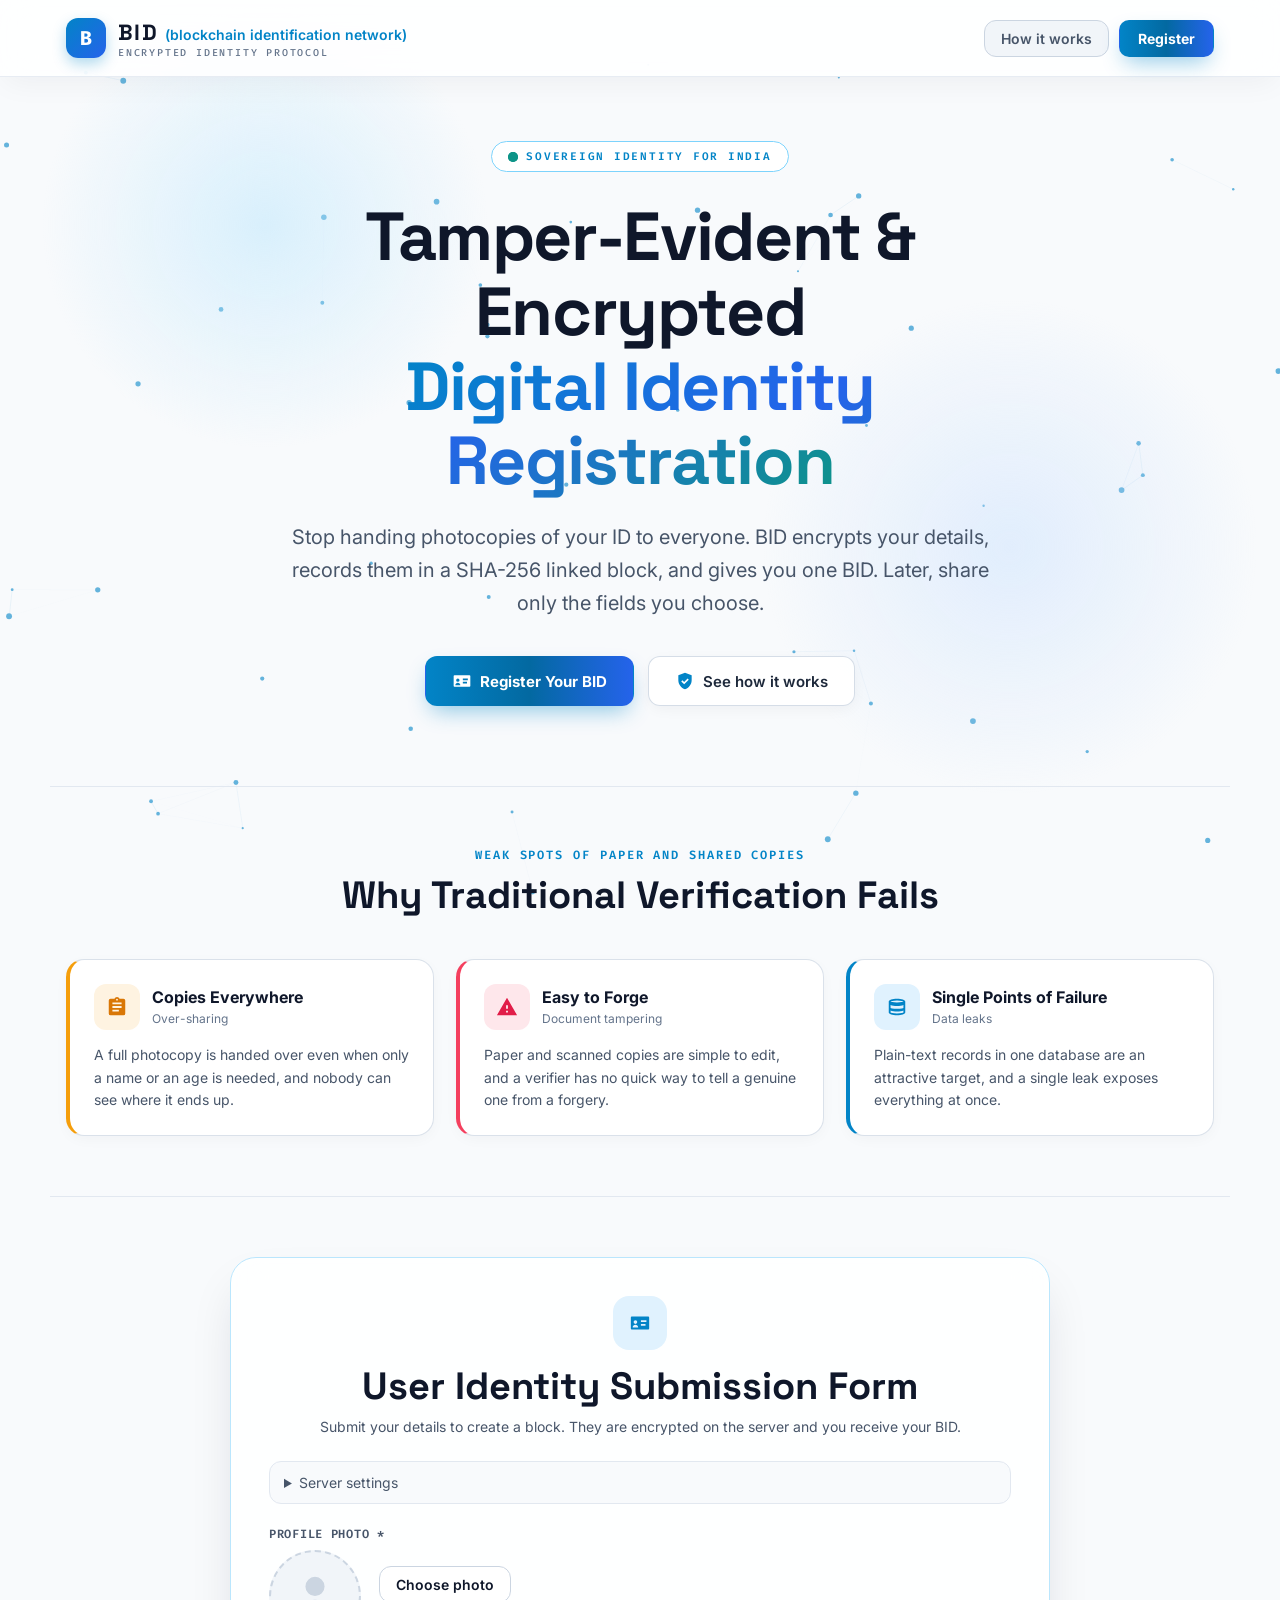
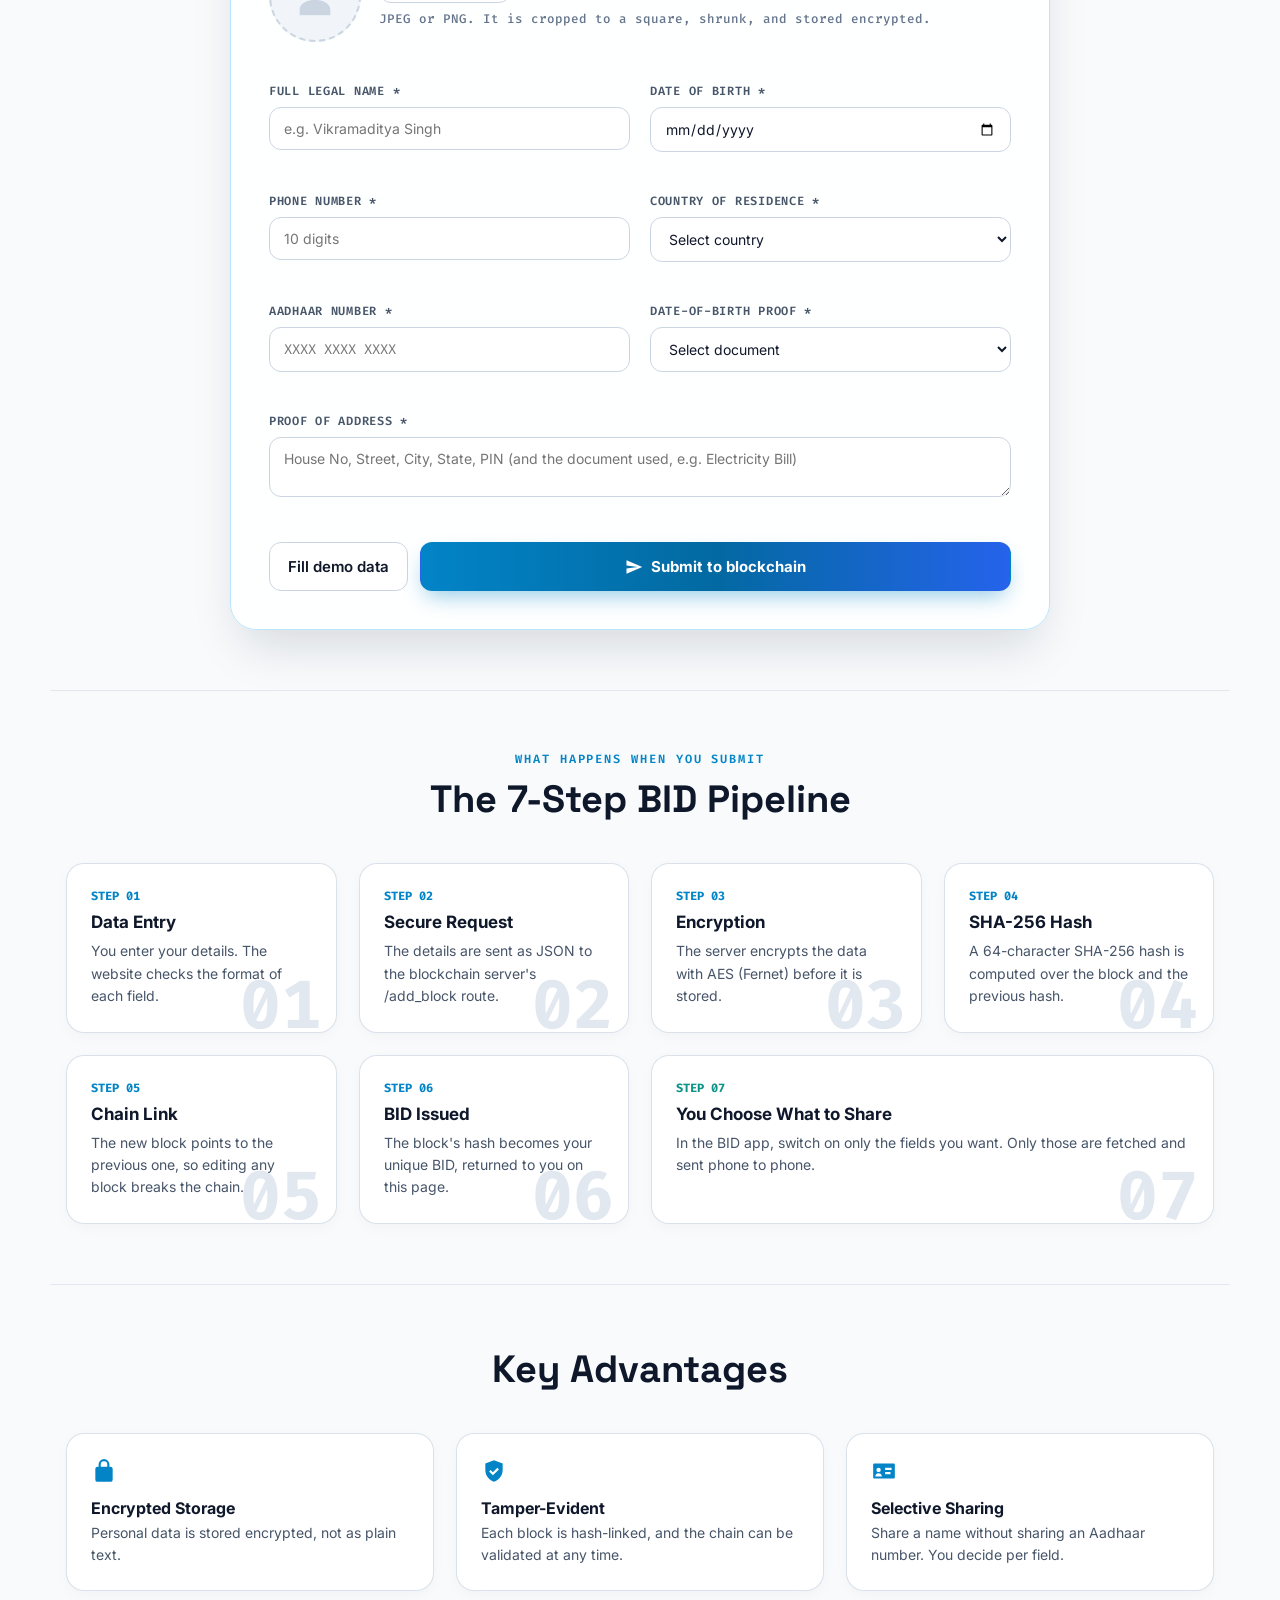
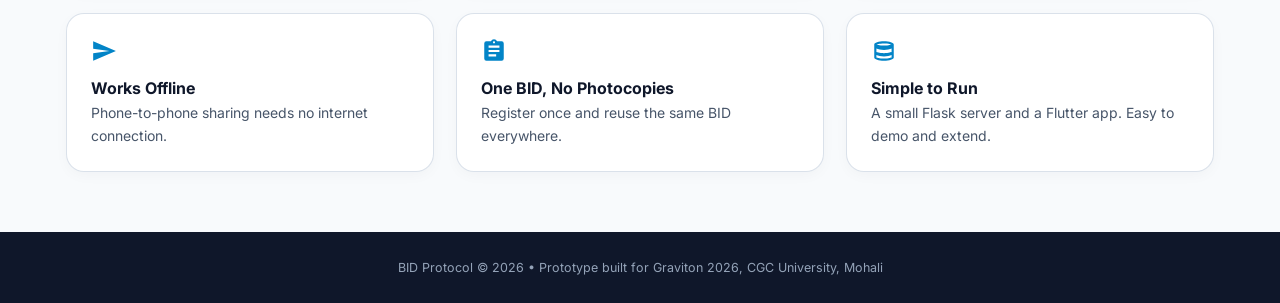
<file: docs/index.html>
<!DOCTYPE html>
<html lang="en">
<head>
  <meta charset="UTF-8">
  <meta name="viewport" content="width=device-width, initial-scale=1">
  <title>BID - Blockchain Identification Network</title>
  <!-- Optional web fonts: the page falls back to system fonts when offline -->
  <link rel="preconnect" href="https://fonts.googleapis.com">
  <link rel="preconnect" href="https://fonts.gstatic.com" crossorigin>
  <link href="https://fonts.googleapis.com/css2?family=Fira+Code:wght@400;500;600&family=Inter:wght@400;500;600;700;800&family=Space+Grotesk:wght@500;600;700&display=swap" rel="stylesheet">
  <link rel="stylesheet" href="style.css">
</head>
<body>
  <!-- Inline icon set (no external icon library needed) -->
  <svg width="0" height="0" style="position:absolute" aria-hidden="true">
    <symbol id="i-id" viewBox="0 0 24 24"><path d="M3 5h18a1 1 0 0 1 1 1v12a1 1 0 0 1-1 1H3a1 1 0 0 1-1-1V6a1 1 0 0 1 1-1Zm4 4a2 2 0 1 0 0 4 2 2 0 0 0 0-4Zm-3 8h6c0-2-1.5-3-3-3s-3 1-3 3Zm9-8v2h6V9h-6Zm0 4v2h5v-2h-5Z" fill="currentColor"/></symbol>
    <symbol id="i-shield" viewBox="0 0 24 24"><path d="M12 2 4 5v6c0 5 3.4 9.3 8 11 4.6-1.7 8-6 8-11V5l-8-3Zm-1 14-3.5-3.5 1.4-1.4L11 13.2l4.1-4.1 1.4 1.4L11 16Z" fill="currentColor"/></symbol>
    <symbol id="i-send" viewBox="0 0 24 24"><path d="M2 21 23 12 2 3v7l15 2-15 2v7Z" fill="currentColor"/></symbol>
    <symbol id="i-copy" viewBox="0 0 24 24"><path d="M16 1H4a2 2 0 0 0-2 2v14h2V3h12V1Zm3 4H8a2 2 0 0 0-2 2v14a2 2 0 0 0 2 2h11a2 2 0 0 0 2-2V7a2 2 0 0 0-2-2Zm0 16H8V7h11v14Z" fill="currentColor"/></symbol>
    <symbol id="i-lock" viewBox="0 0 24 24"><path d="M18 8h-1V6a5 5 0 0 0-10 0v2H6a2 2 0 0 0-2 2v10a2 2 0 0 0 2 2h12a2 2 0 0 0 2-2V10a2 2 0 0 0-2-2ZM9 6a3 3 0 0 1 6 0v2H9V6Z" fill="currentColor"/></symbol>
    <symbol id="i-warn" viewBox="0 0 24 24"><path d="M1 21h22L12 2 1 21Zm12-3h-2v-2h2v2Zm0-4h-2v-4h2v4Z" fill="currentColor"/></symbol>
    <symbol id="i-db" viewBox="0 0 24 24"><path d="M12 3C7 3 3 4.3 3 6v12c0 1.7 4 3 9 3s9-1.3 9-3V6c0-1.7-4-3-9-3Zm0 2c4.4 0 7 1 7 1s-2.6 1-7 1-7-1-7-1 2.6-1 7-1Zm0 14c-4.4 0-7-1-7-1v-2.3c1.6.8 4.2 1.3 7 1.3s5.4-.5 7-1.3V18s-2.6 1-7 1Zm0-5c-4.4 0-7-1-7-1V9.7c1.6.8 4.2 1.3 7 1.3s5.4-.5 7-1.3V13s-2.6 1-7 1Z" fill="currentColor"/></symbol>
    <symbol id="i-copyline" viewBox="0 0 24 24"><path d="M19 3h-4.2a3 3 0 0 0-5.6 0H5a2 2 0 0 0-2 2v14a2 2 0 0 0 2 2h14a2 2 0 0 0 2-2V5a2 2 0 0 0-2-2Zm-7 0a1 1 0 1 1 0 2 1 1 0 0 1 0-2Zm2 14H7v-2h7v2Zm3-4H7v-2h10v2Zm0-4H7V7h10v2Z" fill="currentColor"/></symbol>
  </svg>

  <!-- Animated blockchain network background -->
  <canvas id="net" aria-hidden="true"></canvas>
  <div class="glow glow-cyan" aria-hidden="true"></div>
  <div class="glow glow-blue" aria-hidden="true"></div>

  <div class="page">
    <!-- Navigation -->
    <header class="nav glass">
      <div class="nav-inner">
        <a class="brand" href="#top" aria-label="BID home">
          <span class="logo">B</span>
          <span class="brand-text">
            <span class="brand-name">BID <small>(blockchain identification network)</small></span>
            <span class="brand-sub">Encrypted Identity Protocol</span>
          </span>
        </a>
        <nav class="nav-links">
          <a class="btn-nav" href="#how">How it works</a>
          <a class="btn-grad btn-sm" href="#register">Register</a>
        </nav>
      </div>
    </header>

    <main id="top">
      <!-- Hero -->
      <section class="hero">
        <div class="pill">
          <span class="dot"></span>
          <span>Sovereign Identity for India</span>
        </div>
        <h1>Tamper-Evident &amp; Encrypted<br><span class="grad-text">Digital Identity Registration</span></h1>
        <p class="lead">
          Stop handing photocopies of your ID to everyone. BID encrypts your details, records them in a
          SHA-256 linked block, and gives you one BID. Later, share only the fields you choose.
        </p>
        <div class="hero-actions">
          <a class="btn-grad" href="#register">
            <svg class="ic"><use href="#i-id"/></svg><span>Register Your BID</span>
          </a>
          <a class="btn-glass" href="#how">
            <svg class="ic ic-blue"><use href="#i-shield"/></svg><span>See how it works</span>
          </a>
        </div>
      </section>

      <!-- Problem -->
      <section class="section" id="why">
        <div class="section-head">
          <p class="eyebrow">Weak spots of paper and shared copies</p>
          <h2>Why Traditional Verification Fails</h2>
        </div>
        <div class="grid-3">
          <article class="card accent-amber">
            <div class="card-top">
              <span class="icon-box amber"><svg class="ic"><use href="#i-copyline"/></svg></span>
              <div><h3>Copies Everywhere</h3><span class="muted-xs">Over-sharing</span></div>
            </div>
            <p>A full photocopy is handed over even when only a name or an age is needed, and nobody can see where it ends up.</p>
          </article>
          <article class="card accent-rose">
            <div class="card-top">
              <span class="icon-box rose"><svg class="ic"><use href="#i-warn"/></svg></span>
              <div><h3>Easy to Forge</h3><span class="muted-xs">Document tampering</span></div>
            </div>
            <p>Paper and scanned copies are simple to edit, and a verifier has no quick way to tell a genuine one from a forgery.</p>
          </article>
          <article class="card accent-sky">
            <div class="card-top">
              <span class="icon-box sky"><svg class="ic"><use href="#i-db"/></svg></span>
              <div><h3>Single Points of Failure</h3><span class="muted-xs">Data leaks</span></div>
            </div>
            <p>Plain-text records in one database are an attractive target, and a single leak exposes everything at once.</p>
          </article>
        </div>
      </section>

      <!-- Registration form -->
      <section class="section" id="register">
        <div class="panel glass">
          <div class="section-head tight">
            <span class="icon-box sky big"><svg class="ic"><use href="#i-id"/></svg></span>
            <h2>User Identity Submission Form</h2>
            <p class="muted">Submit your details to create a block. They are encrypted on the server and you receive your BID.</p>
          </div>

          <details class="settings">
            <summary>Server settings</summary>
            <label for="serverUrl">Blockchain server URL</label>
            <input id="serverUrl" type="url" value="http://10.110.1.142:5000" autocomplete="off">
            <div class="settings-row">
              <button type="button" id="testBtn" class="btn-ghost">Test connection</button>
              <span id="testResult" class="hint" role="status"></span>
            </div>
          </details>

          <form id="bidForm" novalidate>
            <div class="field photo-field">
              <label for="profile_photo">Profile photo *</label>
              <div class="photo-row">
                <div class="avatar" id="avatar" aria-live="polite">
                  <svg class="ic avatar-ic" viewBox="0 0 24 24" aria-hidden="true"><path d="M12 12a5 5 0 1 0 0-10 5 5 0 0 0 0 10Zm0 2c-4 0-8 2-8 5v3h16v-3c0-3-4-5-8-5Z" fill="currentColor"/></svg>
                  <img id="avatarImg" alt="Selected profile photo" hidden>
                </div>
                <div class="photo-actions">
                  <input id="profile_photo" name="profile_photo" type="file" accept="image/*" hidden>
                  <div class="photo-buttons">
                    <button type="button" id="photoBtn" class="btn-ghost">Choose photo</button>
                    <button type="button" id="photoClear" class="btn-ghost" hidden>Remove</button>
                  </div>
                  <small id="photoInfo" class="hint">JPEG or PNG. It is cropped to a square, shrunk, and stored encrypted.</small>
                </div>
              </div>
              <small class="err" data-for="profile_photo"></small>
            </div>

            <div class="row-2">
              <div class="field">
                <label for="full_legal_name">Full legal name *</label>
                <input id="full_legal_name" name="full_legal_name" type="text" autocomplete="name" placeholder="e.g. Vikramaditya Singh" required>
                <small class="err" data-for="full_legal_name"></small>
              </div>
              <div class="field">
                <label for="date_of_birth">Date of birth *</label>
                <input id="date_of_birth" name="date_of_birth" type="date" required>
                <small class="err" data-for="date_of_birth"></small>
              </div>
            </div>

            <div class="row-2">
              <div class="field">
                <label for="phone_number">Phone number *</label>
                <input id="phone_number" name="phone_number" type="tel" inputmode="numeric" maxlength="10" placeholder="10 digits" required>
                <small class="err" data-for="phone_number"></small>
              </div>
              <div class="field">
                <label for="country_of_residence">Country of residence *</label>
                <select id="country_of_residence" name="country_of_residence" required>
                  <option value="">Select country</option>
                  <option>India</option>
                  <option>United States</option>
                  <option>United Kingdom</option>
                  <option>Canada</option>
                  <option>Australia</option>
                  <option>United Arab Emirates</option>
                  <option>Singapore</option>
                  <option>Other</option>
                </select>
                <small class="err" data-for="country_of_residence"></small>
              </div>
            </div>

            <div class="row-2">
              <div class="field">
                <label for="aadhaar">Aadhaar number *</label>
                <input id="aadhaar" name="aadhaar" type="text" inputmode="numeric" maxlength="14" placeholder="XXXX XXXX XXXX" class="mono" required>
                <small class="err" data-for="aadhaar"></small>
              </div>
              <div class="field">
                <label for="dob_proof">Date-of-birth proof *</label>
                <select id="dob_proof" name="dob_proof" required>
                  <option value="">Select document</option>
                  <option>10th Marksheet - CBSE</option>
                  <option>Passport</option>
                  <option>Birth Certificate</option>
                  <option>Driving Licence</option>
                </select>
                <small class="err" data-for="dob_proof"></small>
              </div>
            </div>

            <div class="field">
              <label for="proof_of_address">Proof of address *</label>
              <textarea id="proof_of_address" name="proof_of_address" rows="2" placeholder="House No, Street, City, State, PIN (and the document used, e.g. Electricity Bill)" required></textarea>
              <small class="err" data-for="proof_of_address"></small>
            </div>

            <div id="banner" class="banner" role="alert" hidden></div>

            <div class="form-actions">
              <button type="button" id="demoBtn" class="btn-ghost">Fill demo data</button>
              <button type="submit" id="submitBtn" class="btn-grad btn-block">
                <span class="spinner" hidden></span>
                <svg class="ic icon-send"><use href="#i-send"/></svg>
                <span class="label">Submit to blockchain</span>
              </button>
            </div>
          </form>

          <!-- Result -->
          <section id="result" class="result" hidden aria-live="polite">
            <div class="tick" aria-hidden="true">&#10003;</div>
            <h3>Block added to the blockchain</h3>
            <div class="result-photo-row" id="resultPhotoRow" hidden>
              <img id="resultPhoto" class="result-photo" alt="Your profile photo">
              <p class="photo-note" id="photoNote"></p>
            </div>
            <p class="muted">Your BID. Keep it safe, you need it in the app.</p>
            <code id="bidValue"></code>
            <div class="qr-box" id="qrBox">
              <canvas id="qrCanvas" width="240" height="240" role="img" aria-label="QR code containing your BID"></canvas>
              <p class="muted">Scan this QR code to read your BID</p>
            </div>
            <div class="meta">
              <span>Block #<b id="blockIndex"></b></span>
              <span id="blockTime"></span>
            </div>
            <div class="form-actions center">
              <button type="button" id="copyBtn" class="btn-grad">
                <svg class="ic"><use href="#i-copy"/></svg><span>Copy BID</span>
              </button>
              <button type="button" id="qrDownloadBtn" class="btn-ghost">Download QR</button>
              <button type="button" id="againBtn" class="btn-ghost">Add another</button>
            </div>
          </section>
        </div>
      </section>

      <!-- Architecture -->
      <section class="section" id="how">
        <div class="section-head">
          <p class="eyebrow">What happens when you submit</p>
          <h2>The 7-Step BID Pipeline</h2>
        </div>
        <div class="grid-4">
          <article class="card step"><span class="num">01</span><p class="step-tag">Step 01</p><h3>Data Entry</h3><p>You enter your details. The website checks the format of each field.</p></article>
          <article class="card step"><span class="num">02</span><p class="step-tag">Step 02</p><h3>Secure Request</h3><p>The details are sent as JSON to the blockchain server's /add_block route.</p></article>
          <article class="card step"><span class="num">03</span><p class="step-tag">Step 03</p><h3>Encryption</h3><p>The server encrypts the data with AES (Fernet) before it is stored.</p></article>
          <article class="card step"><span class="num">04</span><p class="step-tag">Step 04</p><h3>SHA-256 Hash</h3><p>A 64-character SHA-256 hash is computed over the block and the previous hash.</p></article>
          <article class="card step"><span class="num">05</span><p class="step-tag">Step 05</p><h3>Chain Link</h3><p>The new block points to the previous one, so editing any block breaks the chain.</p></article>
          <article class="card step"><span class="num">06</span><p class="step-tag">Step 06</p><h3>BID Issued</h3><p>The block's hash becomes your unique BID, returned to you on this page.</p></article>
          <article class="card step wide"><span class="num">07</span><p class="step-tag teal">Step 07</p><h3>You Choose What to Share</h3><p>In the BID app, switch on only the fields you want. Only those are fetched and sent phone to phone.</p></article>
        </div>
      </section>

      <!-- Advantages -->
      <section class="section">
        <div class="section-head">
          <h2>Key Advantages</h2>
        </div>
        <div class="grid-3">
          <article class="card small"><svg class="ic ic-blue"><use href="#i-lock"/></svg><h3>Encrypted Storage</h3><p>Personal data is stored encrypted, not as plain text.</p></article>
          <article class="card small"><svg class="ic ic-blue"><use href="#i-shield"/></svg><h3>Tamper-Evident</h3><p>Each block is hash-linked, and the chain can be validated at any time.</p></article>
          <article class="card small"><svg class="ic ic-blue"><use href="#i-id"/></svg><h3>Selective Sharing</h3><p>Share a name without sharing an Aadhaar number. You decide per field.</p></article>
          <article class="card small"><svg class="ic ic-blue"><use href="#i-send"/></svg><h3>Works Offline</h3><p>Phone-to-phone sharing needs no internet connection.</p></article>
          <article class="card small"><svg class="ic ic-blue"><use href="#i-copyline"/></svg><h3>One BID, No Photocopies</h3><p>Register once and reuse the same BID everywhere.</p></article>
          <article class="card small"><svg class="ic ic-blue"><use href="#i-db"/></svg><h3>Simple to Run</h3><p>A small Flask server and a Flutter app. Easy to demo and extend.</p></article>
        </div>
      </section>
    </main>

    <footer class="footer">
      <p>BID Protocol &copy; 2026 &bull; Prototype built for Graviton 2026, CGC University, Mohali</p>
    </footer>
  </div>

  <div id="toasts" class="toasts" aria-live="polite"></div>
  <script src="qr.js"></script>
  <script src="script.js"></script>
</body>
</html>
</file>
<file: docs/style.css>
:root {
  --primary: #0284c7;
  --secondary: #2563eb;
  --accent: #0d9488;
  --bg: #f8fafc;
  --dark: #0f172a;
  --slate-200: #e2e8f0;
  --slate-300: #cbd5e1;
  --slate-500: #64748b;
  --slate-600: #475569;
  --bad: #e11d48;
  --ok: #059669;
  --font-sans: "Inter", system-ui, -apple-system, "Segoe UI", Roboto, sans-serif;
  --font-head: "Space Grotesk", "Inter", system-ui, sans-serif;
  --font-mono: "Fira Code", ui-monospace, "SFMono-Regular", Consolas, monospace;
}

* { box-sizing: border-box; }
html { scroll-behavior: smooth; scroll-padding-top: 90px; }

body {
  margin: 0;
  background: var(--bg);
  color: var(--dark);
  font-family: var(--font-sans);
  -webkit-font-smoothing: antialiased;
  min-height: 100vh;
  overflow-x: hidden;
  position: relative;
}
::selection { background: var(--primary); color: #fff; }
::-webkit-scrollbar { width: 8px; }
::-webkit-scrollbar-track { background: #f1f5f9; }
::-webkit-scrollbar-thumb { background: var(--slate-300); border-radius: 4px; }
::-webkit-scrollbar-thumb:hover { background: var(--primary); }

/* ---------- Background ---------- */
#net {
  position: fixed; inset: 0; width: 100%; height: 100%;
  pointer-events: none; z-index: 0; opacity: .6;
}
.glow { position: fixed; border-radius: 50%; pointer-events: none; z-index: 0; max-width: 100vw; }
.glow-cyan {
  width: 450px; height: 450px; top: 0; left: 40px;
  background: radial-gradient(circle, rgba(186,230,253,.5) 0%, rgba(248,250,252,0) 70%);
}
.glow-blue {
  width: 500px; height: 500px; top: 33%; right: 20px;
  background: radial-gradient(circle, rgba(191,219,254,.4) 0%, rgba(248,250,252,0) 70%);
}
.page { position: relative; z-index: 1; display: flex; flex-direction: column; min-height: 100vh; }

/* ---------- Glass ---------- */
.glass {
  background: rgba(255,255,255,.85);
  -webkit-backdrop-filter: blur(16px); backdrop-filter: blur(16px);
  border: 1px solid rgba(226,232,240,.8);
  box-shadow: 0 10px 30px -5px rgba(15,23,42,.05);
}

/* ---------- Nav ---------- */
.nav { position: sticky; top: 0; z-index: 50; border-width: 0 0 1px 0; }
.nav-inner {
  max-width: 1180px; margin: 0 auto; padding: 0 16px; height: 76px;
  display: flex; align-items: center; justify-content: space-between; gap: 12px;
}
.brand { display: flex; align-items: center; gap: 12px; text-decoration: none; color: inherit; min-width: 0; }
.logo {
  width: 40px; height: 40px; flex: none; border-radius: 12px;
  display: grid; place-items: center; color: #fff;
  font: 900 20px var(--font-mono);
  background: linear-gradient(135deg, var(--primary), var(--secondary));
  box-shadow: 0 6px 14px rgba(2,132,199,.3);
}
.brand-text { display: flex; flex-direction: column; min-width: 0; }
.brand-name { font: 700 22px var(--font-head); letter-spacing: .06em; white-space: nowrap; }
.brand-name small {
  font: 600 14px var(--font-sans); letter-spacing: 0; color: var(--primary);
}
.brand-sub {
  font: 500 10px var(--font-mono); letter-spacing: .18em; text-transform: uppercase; color: var(--slate-500);
}
.nav-links { display: flex; align-items: center; gap: 10px; }

/* ---------- Buttons ---------- */
.btn-grad, .btn-glass, .btn-ghost, .btn-nav {
  font: 600 15px var(--font-sans); cursor: pointer; text-decoration: none;
  border-radius: 12px; border: 1px solid transparent;
  display: inline-flex; align-items: center; justify-content: center; gap: 8px;
  transition: transform .15s, opacity .15s, background .15s, box-shadow .15s;
}
.btn-grad {
  color: #fff; padding: 14px 26px; font-weight: 700;
  background: linear-gradient(90deg, var(--primary), #0369a1 50%, var(--secondary));
  box-shadow: 0 10px 22px -6px rgba(2,132,199,.45);
}
.btn-grad:hover:not(:disabled) { opacity: .94; transform: translateY(-1px); }
.btn-grad:active { transform: scale(.98); }
.btn-grad:disabled { opacity: .6; cursor: not-allowed; }
.btn-sm { padding: 9px 18px; font-size: 14px; border-radius: 10px; }
.btn-block { flex: 1; }
.btn-glass {
  color: #1e293b; padding: 14px 26px;
  background: rgba(255,255,255,.92); border-color: rgba(203,213,225,.8);
  box-shadow: 0 4px 15px -2px rgba(15,23,42,.05);
}
.btn-glass:hover { background: #f1f5f9; }
.btn-ghost {
  color: var(--dark); padding: 12px 18px; background: #fff; border-color: var(--slate-300);
}
.btn-ghost:hover { background: #f1f5f9; }
.btn-nav {
  color: var(--slate-600); padding: 9px 16px; font-size: 14px;
  background: #f1f5f9; border-color: var(--slate-300);
}
.btn-nav:hover { background: var(--slate-200); color: var(--dark); }

.ic { width: 20px; height: 20px; flex: none; fill: currentColor; }
.ic-blue { color: var(--primary); }
.icon-send { width: 18px; height: 18px; }

/* ---------- Hero ---------- */
.hero { max-width: 880px; margin: 0 auto; padding: 64px 16px 80px; text-align: center; }
.pill {
  display: inline-flex; align-items: center; gap: 8px; margin-bottom: 28px;
  padding: 7px 16px; border-radius: 999px;
  background: rgba(255,255,255,.92); border: 1px solid #7dd3fc;
  font: 600 11px var(--font-mono); letter-spacing: .16em; text-transform: uppercase; color: var(--primary);
  animation: pulseSubtle 3s infinite alternate;
}
.pill .dot { width: 10px; height: 10px; border-radius: 50%; background: var(--accent); position: relative; }
.pill .dot::after {
  content: ""; position: absolute; inset: 0; border-radius: 50%; background: var(--accent);
  animation: ping 1.4s cubic-bezier(0,0,.2,1) infinite;
}
@keyframes ping { 75%, 100% { transform: scale(2.4); opacity: 0; } }
@keyframes pulseSubtle {
  from { box-shadow: 0 4px 20px -2px rgba(2,132,199,.15); }
  to { box-shadow: 0 10px 30px 4px rgba(37,99,235,.25); }
}
.hero h1 {
  font: 800 clamp(34px, 6vw, 68px)/1.1 var(--font-head);
  letter-spacing: -.02em; margin: 0 0 22px;
}
.grad-text {
  background: linear-gradient(135deg, #0284c7 0%, #2563eb 50%, #0d9488 100%);
  -webkit-background-clip: text; background-clip: text;
  -webkit-text-fill-color: transparent; color: transparent;
}
.lead { font-size: clamp(16px, 2.2vw, 20px); line-height: 1.65; color: var(--slate-600); margin: 0 auto 36px; max-width: 720px; }
.hero-actions { display: flex; gap: 14px; justify-content: center; flex-wrap: wrap; }

/* ---------- Sections ---------- */
.section { max-width: 1180px; margin: 0 auto; padding: 60px 16px; border-top: 1px solid var(--slate-200); width: 100%; }
.section-head { text-align: center; margin-bottom: 40px; }
.section-head.tight { margin-bottom: 26px; }
.section-head h2 { font: 700 clamp(26px, 4vw, 38px) var(--font-head); margin: 0; }
.eyebrow {
  font: 600 12px var(--font-mono); letter-spacing: .16em; text-transform: uppercase;
  color: var(--primary); margin: 0 0 8px;
}
.muted { color: var(--slate-600); font-size: 14px; margin: 8px 0 0; }
.muted-xs { font-size: 12px; color: var(--slate-500); }

.grid-3 { display: grid; grid-template-columns: repeat(3, 1fr); gap: 22px; }
.grid-4 { display: grid; grid-template-columns: repeat(4, 1fr); gap: 22px; }

.card {
  background: rgba(255,255,255,.92);
  -webkit-backdrop-filter: blur(12px); backdrop-filter: blur(12px);
  border: 1px solid rgba(203,213,225,.7); border-radius: 18px; padding: 24px;
  box-shadow: 0 4px 15px -2px rgba(15,23,42,.04);
  transition: all .3s cubic-bezier(.4,0,.2,1); position: relative; overflow: hidden;
}
.card:hover {
  border-color: rgba(2,132,199,.5); transform: translateY(-3px);
  box-shadow: 0 15px 35px -10px rgba(2,132,199,.2);
}
.card h3 { font: 700 17px var(--font-sans); margin: 0 0 8px; }
.card p { font-size: 14px; line-height: 1.6; color: var(--slate-600); margin: 0; }
.card-top { display: flex; align-items: center; gap: 12px; margin-bottom: 14px; }
.card-top h3 { margin: 0; font-size: 16px; }
.accent-amber { border-left: 4px solid #f59e0b; }
.accent-rose { border-left: 4px solid #f43f5e; }
.accent-sky { border-left: 4px solid #0284c7; }

.icon-box { display: grid; place-items: center; width: 46px; height: 46px; border-radius: 12px; flex: none; }
.icon-box .ic { width: 22px; height: 22px; }
.icon-box.amber { background: rgba(245,158,11,.12); color: #d97706; }
.icon-box.rose { background: rgba(244,63,94,.12); color: #e11d48; }
.icon-box.sky { background: #e0f2fe; color: var(--primary); }
.icon-box.big { width: 54px; height: 54px; border-radius: 16px; margin-bottom: 12px; }

.step .num {
  position: absolute; right: 14px; bottom: -8px;
  font: 900 68px var(--font-mono); color: var(--slate-200); line-height: 1; user-select: none;
}
.step > *:not(.num) { position: relative; }
.step-tag { font: 700 12px var(--font-mono) !important; text-transform: uppercase; color: var(--primary) !important; margin-bottom: 8px !important; }
.step-tag.teal { color: var(--accent) !important; }
.step.wide { grid-column: span 2; }
.card.small .ic { width: 26px; height: 26px; margin-bottom: 10px; }
.card.small h3 { font-size: 16px; margin-bottom: 4px; }

/* ---------- Form panel ---------- */
.panel {
  max-width: 820px; margin: 0 auto; padding: 38px;
  border-radius: 26px; border: 1px solid #bae6fd;
  box-shadow: 0 25px 50px -12px rgba(15,23,42,.15);
}
.panel .section-head { display: flex; flex-direction: column; align-items: center; }

.settings {
  background: #f8fafc; border: 1px solid var(--slate-200); border-radius: 12px;
  padding: 12px 14px; margin-bottom: 22px;
}
.settings summary { cursor: pointer; color: var(--slate-600); font-size: 14px; }
.settings label { display: block; margin: 12px 0 6px; }
.settings-row { display: flex; align-items: center; gap: 10px; margin-top: 10px; flex-wrap: wrap; }

/* ---------- Profile photo ---------- */
.photo-row { display: flex; align-items: center; gap: 18px; flex-wrap: wrap; }
.avatar {
  width: 92px; height: 92px; flex: none; border-radius: 50%; overflow: hidden;
  display: grid; place-items: center; color: var(--slate-300);
  background: #f1f5f9; border: 2px dashed var(--slate-300);
}
.avatar.has-photo { border: 3px solid #fff; box-shadow: 0 0 0 2px var(--primary), 0 8px 18px -6px rgba(2,132,199,.45); }
.avatar img { width: 100%; height: 100%; object-fit: cover; display: block; }
.avatar-ic { width: 46px; height: 46px; }
.photo-actions { display: flex; flex-direction: column; gap: 8px; min-width: 0; flex: 1; }
.photo-buttons { display: flex; gap: 10px; flex-wrap: wrap; }
.photo-buttons .btn-ghost { padding: 9px 16px; font-size: 14px; }
.photo-field.invalid .avatar { border-color: var(--bad); animation: shake .25s; }
.result-photo-row { display: flex; align-items: center; justify-content: center; gap: 14px; margin: 10px auto 4px; text-align: left; flex-wrap: wrap; }
.result-photo {
  width: 72px; height: 72px; border-radius: 50%; object-fit: cover; flex: none;
  border: 3px solid #fff; box-shadow: 0 0 0 2px var(--accent), 0 8px 18px -6px rgba(13,148,136,.5);
}
.photo-note { margin: 0; font: 500 12px/1.5 var(--font-mono); color: var(--slate-600); max-width: 300px; word-break: break-all; }

.row-2 { display: grid; grid-template-columns: 1fr 1fr; gap: 20px; }
.field { margin-bottom: 20px; }
label {
  display: block; margin-bottom: 8px;
  font: 600 12px var(--font-mono); letter-spacing: .06em; text-transform: uppercase; color: var(--slate-600);
}
input, select, textarea {
  width: 100%; padding: 12px 14px; font: 400 14px var(--font-sans); color: var(--dark);
  background: #fff; border: 1px solid var(--slate-300); border-radius: 12px; outline: none;
  transition: border-color .15s, box-shadow .15s;
}
input.mono { font-family: var(--font-mono); }
input:focus, select:focus, textarea:focus {
  border-color: var(--primary); box-shadow: 0 0 0 3px rgba(2,132,199,.18);
}
textarea { resize: vertical; }
input[type="date"] { color-scheme: light; }
.field.invalid input, .field.invalid select, .field.invalid textarea {
  border-color: var(--bad); animation: shake .25s;
}
.err { display: block; min-height: 16px; margin-top: 5px; color: var(--bad); font-size: 12.5px; }
@keyframes shake { 25% { transform: translateX(-4px); } 75% { transform: translateX(4px); } }

.banner {
  padding: 12px 14px; border-radius: 12px; margin-bottom: 16px; font: 500 13px var(--font-mono);
  background: #fff1f2; border: 1px solid #fda4af; color: #be123c;
}
.form-actions { display: flex; gap: 12px; flex-wrap: wrap; }
.form-actions.center { justify-content: center; }

.spinner {
  width: 16px; height: 16px; border-radius: 50%;
  border: 2px solid rgba(255,255,255,.45); border-top-color: #fff; animation: spin .7s linear infinite;
}
@keyframes spin { to { transform: rotate(360deg); } }

.hint { color: var(--slate-500); font: 500 12.5px var(--font-mono); }
.hint.ok { color: var(--ok); }
.hint.bad { color: var(--bad); }

/* ---------- Result ---------- */
.result { text-align: center; animation: pop .3s ease; }
@keyframes pop { from { opacity: 0; transform: translateY(8px); } }
.result .tick {
  width: 58px; height: 58px; margin: 0 auto 10px; border-radius: 50%;
  display: grid; place-items: center; font-size: 30px; color: #fff;
  background: linear-gradient(135deg, var(--accent), var(--primary));
  box-shadow: 0 10px 22px -6px rgba(13,148,136,.5);
}
.result h3 { font: 700 24px var(--font-head); margin: 6px 0 0; }
.result code {
  display: block; margin: 16px 0 12px; padding: 14px; border-radius: 14px; text-align: left;
  background: var(--dark); color: #5eead4; border: 1px solid #1e293b;
  font: 400 12.5px/1.5 var(--font-mono); word-break: break-all; user-select: all;
}
.qr-box { display: flex; flex-direction: column; align-items: center; margin: 4px 0 16px; }
.qr-box canvas {
  width: 220px; height: 220px; max-width: 100%; background: #fff;
  border: 1px solid var(--slate-200); border-radius: 16px;
  box-shadow: 0 10px 25px -10px rgba(15,23,42,.18);
}
.qr-box .muted { margin-top: 10px; }
.meta { display: flex; justify-content: center; gap: 18px; flex-wrap: wrap; color: var(--slate-500); font: 500 12.5px var(--font-mono); margin-bottom: 18px; }

/* ---------- Footer & toast ---------- */
.footer {
  margin-top: auto; background: var(--dark); color: #94a3b8;
  padding: 28px 16px; text-align: center; font-size: 12.5px;
}
.footer p { margin: 0; }
.toasts { position: fixed; bottom: 20px; right: 20px; z-index: 60; display: flex; flex-direction: column; gap: 10px; pointer-events: none; }
.toast {
  padding: 12px 16px; border-radius: 12px; background: rgba(255,255,255,.95);
  border: 1px solid #7dd3fc; color: var(--primary);
  font: 700 12.5px var(--font-mono); box-shadow: 0 10px 25px -8px rgba(2,132,199,.35);
  animation: pop .25s ease;
}

[hidden] { display: none !important; }

/* ---------- Responsive ---------- */
@media (max-width: 980px) {
  .grid-4 { grid-template-columns: repeat(2, 1fr); }
  .grid-3 { grid-template-columns: repeat(2, 1fr); }
}
@media (max-width: 680px) {
  .nav-inner { height: 66px; }
  .brand-name small, .brand-sub, .btn-nav { display: none; }
  .hero { padding: 44px 16px 56px; }
  .grid-3, .grid-4, .row-2 { grid-template-columns: 1fr; }
  .step.wide { grid-column: span 1; }
  .panel { padding: 24px 18px; border-radius: 22px; }
  .section { padding: 44px 16px; }
  .btn-grad, .btn-glass { width: 100%; }
  .form-actions .btn-ghost { flex: 1; }
}
@media (prefers-reduced-motion: reduce) {
  * { animation: none !important; transition: none !important; }
  html { scroll-behavior: auto; }
}
</file>
